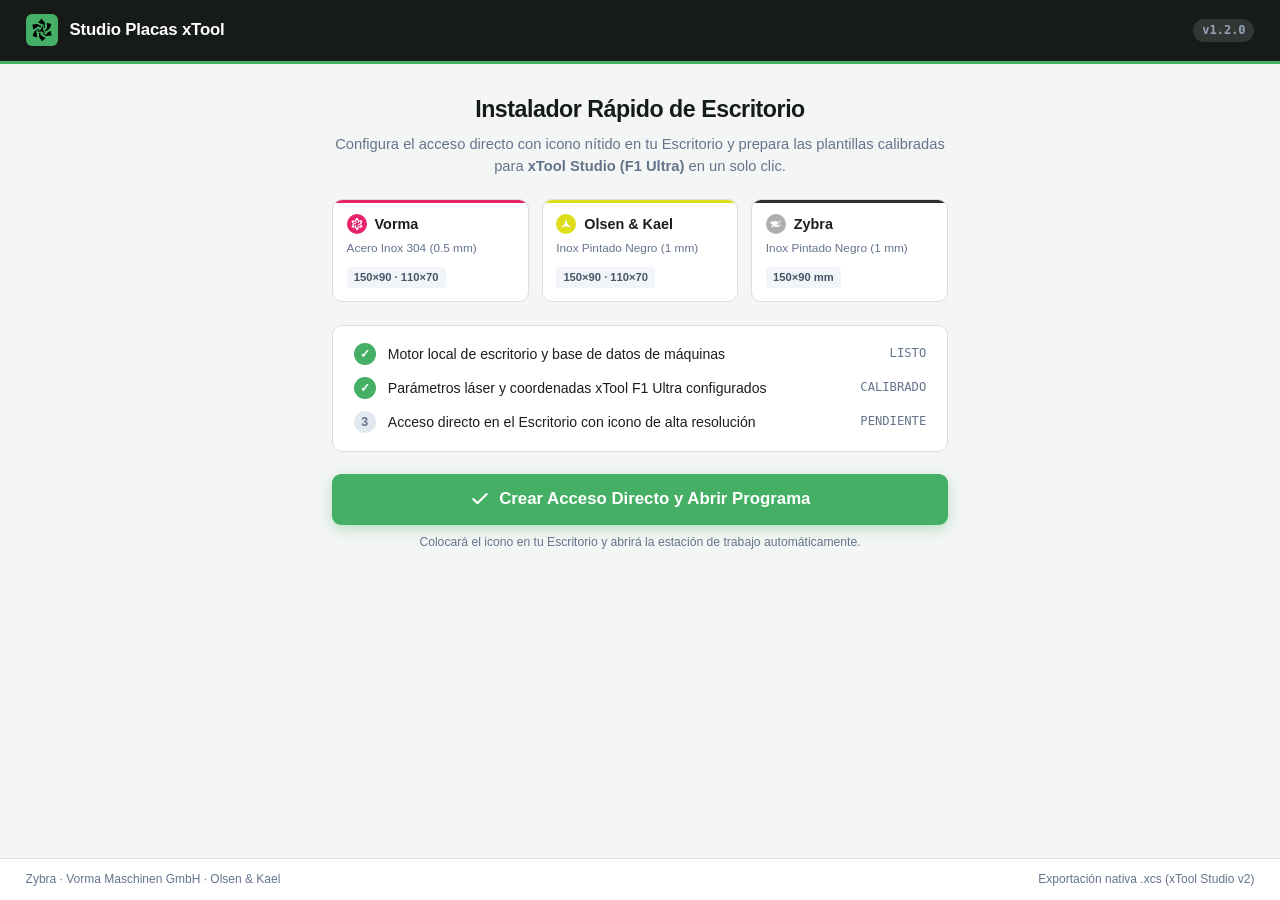
<file: installer.html>
<!DOCTYPE html>
<html lang="es">
<head>
  <meta charset="UTF-8" />
  <meta name="viewport" content="width=device-width, initial-scale=1.0" />
  <title>Instalador — Placas xTool</title>
  <link rel="icon" type="image/png" sizes="256x256" href="icon_256.png?v=6" />
  <style>
    :root {
      --green: #44af65;
      --green-darker: #1f6b38;
      --green-soft: #ecfdf5;
      --dark: #161a18;
      --bg: #f4f6f5;
      --surface: #ffffff;
      --text: #1a1f1c;
      --muted: #64748b;
      --border: #d9dfdb;
      --brand-vorma: #e7246b;
      --brand-olsen: #dddd19;
      --brand-zybra: #2e2e2e;
    }

    *, *::before, *::after { box-sizing: border-box; }

    body {
      margin: 0;
      font-family: -apple-system, BlinkMacSystemFont, 'Segoe UI', Roboto, Helvetica, Arial, sans-serif;
      background: var(--bg);
      color: var(--text);
      line-height: 1.45;
      display: flex;
      flex-direction: column;
      min-height: 100vh;
      user-select: none;
      -webkit-user-select: none;
    }

    /* Cabecera Técnica */
    .installer-header {
      background: var(--dark);
      color: #ffffff;
      padding: 0.9rem 1.6rem;
      display: flex;
      align-items: center;
      justify-content: space-between;
      border-bottom: 3px solid var(--green);
    }
    .header-brand {
      display: flex;
      align-items: center;
      gap: 0.75rem;
    }
    .header-brand img {
      width: 32px;
      height: 32px;
      border-radius: 6px;
    }
    .header-brand h1 {
      margin: 0;
      font-size: 1.05rem;
      font-weight: 700;
      letter-spacing: -0.01em;
    }
    .badge-ver {
      background: rgba(255, 255, 255, 0.12);
      color: #94a3b8;
      font-size: 0.75rem;
      padding: 0.2rem 0.55rem;
      border-radius: 999px;
      font-family: ui-monospace, monospace;
      font-weight: 600;
    }

    /* Contenedor Principal */
    .installer-main {
      flex: 1;
      padding: 1.8rem 2rem;
      max-width: 680px;
      margin: 0 auto;
      width: 100%;
      display: flex;
      flex-direction: column;
      gap: 1.4rem;
    }

    .hero-text {
      text-align: center;
    }
    .hero-text h2 {
      margin: 0 0 0.4rem;
      font-size: 1.45rem;
      font-weight: 700;
      letter-spacing: -0.02em;
      color: var(--dark);
    }
    .hero-text p {
      margin: 0;
      font-size: 0.92rem;
      color: var(--muted);
      line-height: 1.5;
    }

    /* Vitrina de Marcas */
    .brands-showcase {
      display: grid;
      grid-template-columns: repeat(3, 1fr);
      gap: 0.8rem;
    }
    .brand-card {
      background: var(--surface);
      border: 1px solid var(--border);
      border-radius: 10px;
      padding: 0.85rem;
      display: flex;
      flex-direction: column;
      gap: 0.4rem;
      position: relative;
      overflow: hidden;
    }
    .brand-card::before {
      content: '';
      position: absolute;
      top: 0; left: 0; right: 0;
      height: 3px;
    }
    .brand-card.vorma::before { background: var(--brand-vorma); }
    .brand-card.olsen::before { background: var(--brand-olsen); }
    .brand-card.zybra::before { background: var(--brand-zybra); }

    .brand-card-top {
      display: flex;
      align-items: center;
      gap: 0.5rem;
    }
    .brand-card-top img {
      width: 20px;
      height: 20px;
      border-radius: 50%;
    }
    .brand-card-top strong {
      font-size: 0.9rem;
      color: var(--text);
    }
    .brand-card-meta {
      font-size: 0.74rem;
      color: var(--muted);
      line-height: 1.35;
    }
    .brand-card-tag {
      font-size: 0.7rem;
      font-weight: 600;
      background: #f1f5f9;
      color: #475569;
      padding: 0.15rem 0.45rem;
      border-radius: 4px;
      width: fit-content;
      margin-top: 0.2rem;
    }

    /* Checklist de Configuración */
    .checklist-card {
      background: var(--surface);
      border: 1px solid var(--border);
      border-radius: 10px;
      padding: 1.1rem 1.3rem;
      display: flex;
      flex-direction: column;
      gap: 0.75rem;
    }
    .check-item {
      display: flex;
      align-items: center;
      gap: 0.75rem;
      font-size: 0.88rem;
    }
    .check-icon {
      width: 22px;
      height: 22px;
      border-radius: 50%;
      background: #e2e8f0;
      color: #64748b;
      display: inline-flex;
      align-items: center;
      justify-content: center;
      font-weight: 700;
      font-size: 0.78rem;
      flex-shrink: 0;
      transition: all 0.25s ease;
    }
    .check-item.done .check-icon {
      background: var(--green);
      color: #ffffff;
    }
    .check-item.active .check-icon {
      background: #f59e0b;
      color: #ffffff;
      animation: pulseDot 1.4s infinite;
    }
    @keyframes pulseDot {
      0%, 100% { transform: scale(1); opacity: 1; }
      50% { transform: scale(1.15); opacity: 0.85; }
    }
    .check-label {
      flex: 1;
      font-weight: 500;
    }
    .check-status {
      font-size: 0.76rem;
      color: var(--muted);
      font-family: ui-monospace, monospace;
    }

    /* Botón de Acción Principal */
    .action-panel {
      display: flex;
      flex-direction: column;
      gap: 0.6rem;
      align-items: center;
    }
    .btn-install-giant {
      width: 100%;
      background: var(--green);
      color: #ffffff;
      border: none;
      border-radius: 9px;
      font-size: 1.05rem;
      font-weight: 700;
      padding: 0.95rem 1.4rem;
      cursor: pointer;
      display: flex;
      align-items: center;
      justify-content: center;
      gap: 0.6rem;
      box-shadow: 0 4px 14px rgba(68, 175, 101, 0.35);
      transition: background-color 0.15s, transform 0.05s, box-shadow 0.15s;
    }
    .btn-install-giant:hover:not(:disabled) {
      background: var(--green-darker);
      box-shadow: 0 6px 18px rgba(31, 107, 56, 0.4);
    }
    .btn-install-giant:active:not(:disabled) {
      transform: translateY(1px);
    }
    .btn-install-giant:disabled {
      opacity: 0.65;
      cursor: wait;
      box-shadow: none;
    }

    .install-hint {
      font-size: 0.76rem;
      color: var(--muted);
      text-align: center;
    }

    /* Pie */
    .installer-footer {
      background: #ffffff;
      border-top: 1px solid var(--border);
      padding: 0.75rem 1.6rem;
      display: flex;
      align-items: center;
      justify-content: space-between;
      font-size: 0.75rem;
      color: var(--muted);
    }
  </style>
</head>
<body>

  <!-- CABECERA -->
  <header class="installer-header">
    <div class="header-brand">
      <img src="app-icon.svg" alt="Placas xTool" />
      <h1>Studio Placas xTool</h1>
    </div>
    <span class="badge-ver">v1.2.0</span>
  </header>

  <!-- CONTENIDO -->
  <main class="installer-main">
    <div class="hero-text">
      <h2>Instalador Rápido de Escritorio</h2>
      <p>Configura el acceso directo con icono nítido en tu Escritorio y prepara las plantillas calibradas para <strong>xTool Studio (F1 Ultra)</strong> en un solo clic.</p>
    </div>

    <!-- TARJETAS DE LAS 3 MARCAS -->
    <div class="brands-showcase">
      <div class="brand-card vorma">
        <div class="brand-card-top">
          <img src="img/brand-vorma.png" alt="" />
          <strong>Vorma</strong>
        </div>
        <div class="brand-card-meta">Acero Inox 304 (0.5 mm)</div>
        <div class="brand-card-tag">150×90 · 110×70</div>
      </div>

      <div class="brand-card olsen">
        <div class="brand-card-top">
          <img src="img/brand-olsen.png" alt="" />
          <strong>Olsen &amp; Kael</strong>
        </div>
        <div class="brand-card-meta">Inox Pintado Negro (1 mm)</div>
        <div class="brand-card-tag">150×90 · 110×70</div>
      </div>

      <div class="brand-card zybra">
        <div class="brand-card-top">
          <img src="img/brand-zybra.png" alt="" />
          <strong>Zybra</strong>
        </div>
        <div class="brand-card-meta">Inox Pintado Negro (1 mm)</div>
        <div class="brand-card-tag">150×90 mm</div>
      </div>
    </div>

    <!-- ESTADO DE LA CONFIGURACIÓN -->
    <div class="checklist-card">
      <div id="stepEngine" class="check-item done">
        <span class="check-icon">✓</span>
        <span class="check-label">Motor local de escritorio y base de datos de máquinas</span>
        <span class="check-status">LISTO</span>
      </div>
      <div id="stepPresets" class="check-item done">
        <span class="check-icon">✓</span>
        <span class="check-label">Parámetros láser y coordenadas xTool F1 Ultra configurados</span>
        <span class="check-status">CALIBRADO</span>
      </div>
      <div id="stepShortcut" class="check-item">
        <span class="check-icon">3</span>
        <span class="check-label">Acceso directo en el Escritorio con icono de alta resolución</span>
        <span id="stepShortcutStatus" class="check-status">PENDIENTE</span>
      </div>
    </div>

    <!-- ACCIÓN -->
    <div class="action-panel">
      <button type="button" id="btnInstallAction" class="btn-install-giant" onclick="executeInstallProcess()">
        <svg width="20" height="20" viewBox="0 0 24 24" fill="none" stroke="currentColor" stroke-width="2.5" stroke-linecap="round" stroke-linejoin="round">
          <polyline points="20 6 9 17 4 12"></polyline>
        </svg>
        <span>Crear Acceso Directo y Abrir Programa</span>
      </button>
      <div id="installHintText" class="install-hint">
        Colocará el icono en tu Escritorio y abrirá la estación de trabajo automáticamente.
      </div>
    </div>
  </main>

  <!-- PIE -->
  <footer class="installer-footer">
    <span>Zybra · Vorma Maschinen GmbH · Olsen &amp; Kael</span>
    <span>Exportación nativa .xcs (xTool Studio v2)</span>
  </footer>

  <script>
    async function executeInstallProcess() {
      const btn = document.getElementById('btnInstallAction');
      const stepEl = document.getElementById('stepShortcut');
      const stepStatus = document.getElementById('stepShortcutStatus');
      const hint = document.getElementById('installHintText');

      btn.disabled = true;
      btn.innerHTML = '<span>Configurando acceso directo en el Escritorio...</span>';
      stepEl.className = 'check-item active';
      stepStatus.textContent = 'CREANDO...';

      try {
        // 1. Crear el acceso directo en el Escritorio
        const res = await fetch('/api/create-desktop-shortcut', { method: 'POST' });
        await new Promise(r => setTimeout(r, 650));

        stepEl.className = 'check-item done';
        stepEl.querySelector('.check-icon').textContent = '✓';
        stepStatus.textContent = 'CREADO';

        btn.innerHTML = '<span>¡Instalación lista! Abriendo Placas xTool...</span>';
        hint.textContent = 'El acceso directo se ha creado con éxito en tu Escritorio.';

        // 2. Abrir la aplicación principal
        await fetch('/api/launch-app', { method: 'POST' });

        // 3. Cerrar la ventana del instalador suavemente tras abrir la app
        setTimeout(() => {
          window.close();
        }, 1500);

      } catch (err) {
        btn.disabled = false;
        btn.innerHTML = '<span>Reintentar creación de acceso directo</span>';
        hint.textContent = 'Hubo un inconveniente al crear el acceso directo: ' + err.message;
      }
    }
  </script>
</body>
</html>
</file>
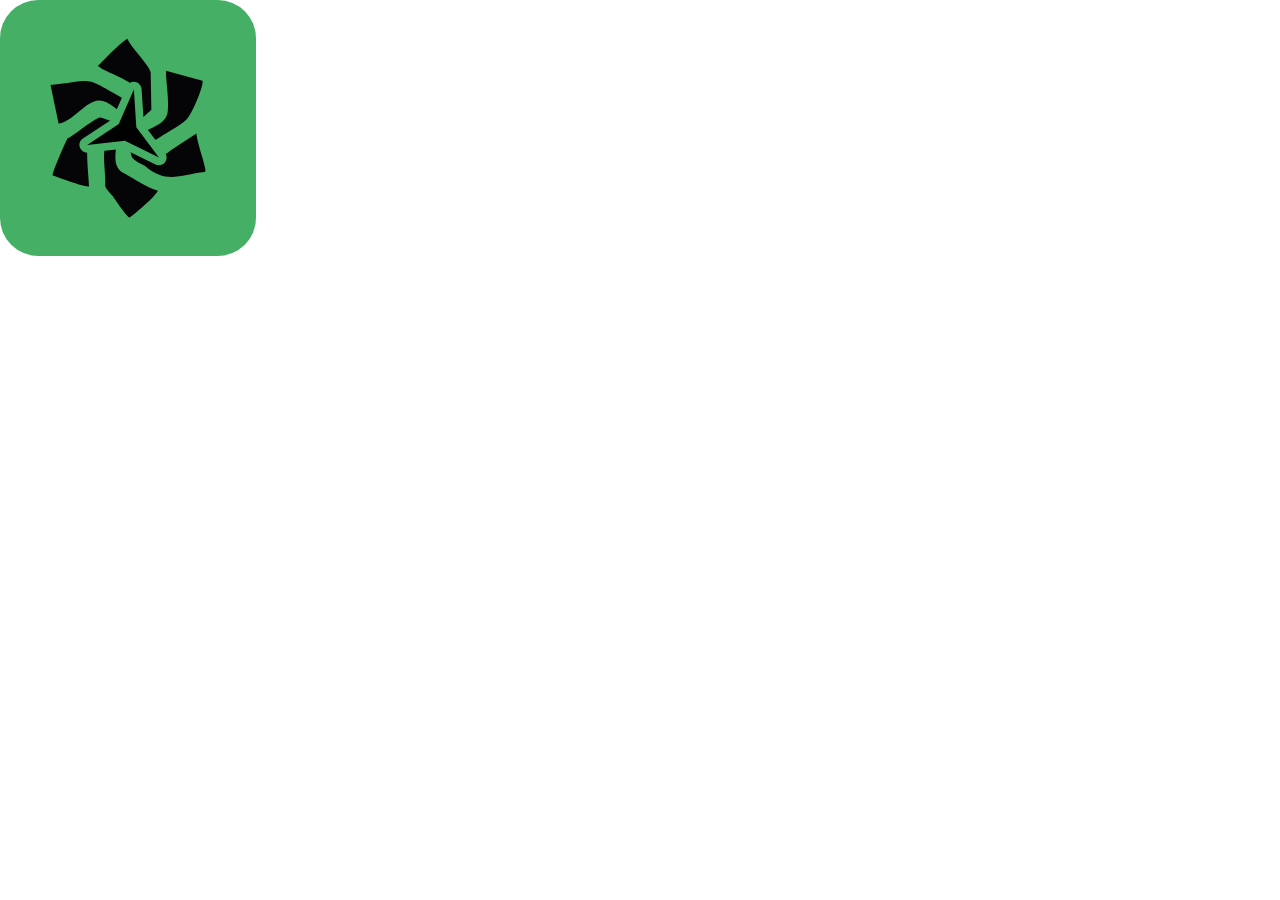
<file: render_icon.html>
<!DOCTYPE html>
<html>
<head>
<meta charset="utf-8">
<style>
  * { margin: 0; padding: 0; }
  html, body {
    width: 256px;
    height: 256px;
    overflow: hidden;
    background: transparent;
  }
  svg {
    width: 256px;
    height: 256px;
    display: block;
  }
</style>
</head>
<body>
<svg id="Capa_1" data-name="Capa 1" xmlns="http://www.w3.org/2000/svg" viewBox="0 0 99.27 99.27">
  <defs>
    <style>
      .cls-1 { fill: #050507; }
      .cls-2 { fill: #000100; }
      .cls-3 { fill: #44af65; }
    </style>
  </defs>
  <rect class="cls-3" width="99.27" height="99.27" rx="14.82" ry="14.82"/>
  <g>
    <path class="cls-1" d="M49.42,14.99c1.02,2.95,8.59,10.35,9.01,13.02,0,0,.3,14.47.3,14.47-.1.36-4.26,3.9-4.62,4.06-.78.35-.39-.43-.37-.71.28-2.91.89-7.67-.05-10.31-2.12-4.62-12.52-7.23-15.71-9.96,0,0,8.2-8.71,11.43-10.56Z"/>
    <path class="cls-1" d="M47.95,38.31c.18.28,1.35,6.24,1.13,6.49-4.14-1.72-7.82-7.45-12.8-5.34-4.65,1.78-9.01,8.04-13.56,8.46l-3.13-14.92c17.52-2,12.39-3.75,28.35,5.3Z"/>
    <path class="cls-1" d="M76.14,51.74c.57,4.52,2.53,9.05,3.39,13.44.08.42.32,1.2-.12,1.51-9.68,1.03-14.85,4.82-23.3-2.45-5.21-2.79-5.39-2.54-5.63-8.34,5.97,2.6,9.54,7.74,15.92,2.22l9.74-6.39Z"/>
    <path class="cls-1" d="M78.53,31.31c.65,1.84-4.56,13.98-6.39,15.22-3.24,2.84-7.97,5.07-11.52,7.58-.89.47-5.99-1.87-5.98-2.2,3.59-2.61,9.83-3.38,10.4-8.67.53-4.95-.64-10.76-.69-15.78l14.18,3.85Z"/>
    <path class="cls-1" d="M45.27,54.17c-.1,4.54-2.2,10.62,3.02,13.11,3.83,2.18,8.64,5.46,12.94,6.66-1.18,2.44-9.17,9.18-10.93,10.41-1.07,0-5.67-6.97-6.62-8.3-.82-1.14-2.71-2.84-2.9-4.04.26-4.47-.91-10-.22-14.41.18-.64,4.23-3.93,4.71-3.43Z"/>
    <path class="cls-1" d="M44.58,47.58c.52.54-.18.6-.45.77-2.72,1.76-9.25,3.42-10.14,6.84-.55,5.68.24,11.35.53,17-.74.76-12.31-3.58-14.08-4.15-.45-.63,4.88-12.82,5.77-14.39,2.98-1.32,9.98-7.7,12.73-8.11.3-.04,5.43,1.81,5.64,2.03Z"/>
  </g>
  <g>
    <path class="cls-2" d="M61.63,62.58c-.22,0-.45-.05-.66-.15l-12.81-6.31-14.19,1.58c-.06,0-.11,0-.17,0-.62,0-1.19-.39-1.41-.99-.24-.65,0-1.38.58-1.76l11.88-7.83,5.68-12.99c.24-.55.79-.9,1.37-.9.09,0,.17,0,.26.02.68.12,1.19.69,1.24,1.38l.92,14.14,8.5,11.41c.41.56.39,1.32-.05,1.86-.29.35-.72.54-1.15.54Z"/>
    <path class="cls-3" d="M51.91,34.73l.95,14.59,8.77,11.76-13.2-6.51-14.63,1.63,12.25-8.08,5.86-13.39M51.91,31.73c-1.17,0-2.26.69-2.75,1.8l-5.5,12.58-11.51,7.59c-1.16.76-1.64,2.22-1.17,3.52.43,1.2,1.57,1.98,2.82,1.98.11,0,.22,0,.33-.02l13.76-1.53,12.41,6.12c.42.21.88.31,1.33.31.87,0,1.72-.38,2.31-1.08.89-1.07.93-2.6.1-3.71l-8.24-11.05-.9-13.7c-.09-1.38-1.11-2.52-2.48-2.76-.17-.03-.35-.05-.52-.05h0Z"/>
  </g>
</svg>
</body>
</html>
</file>
